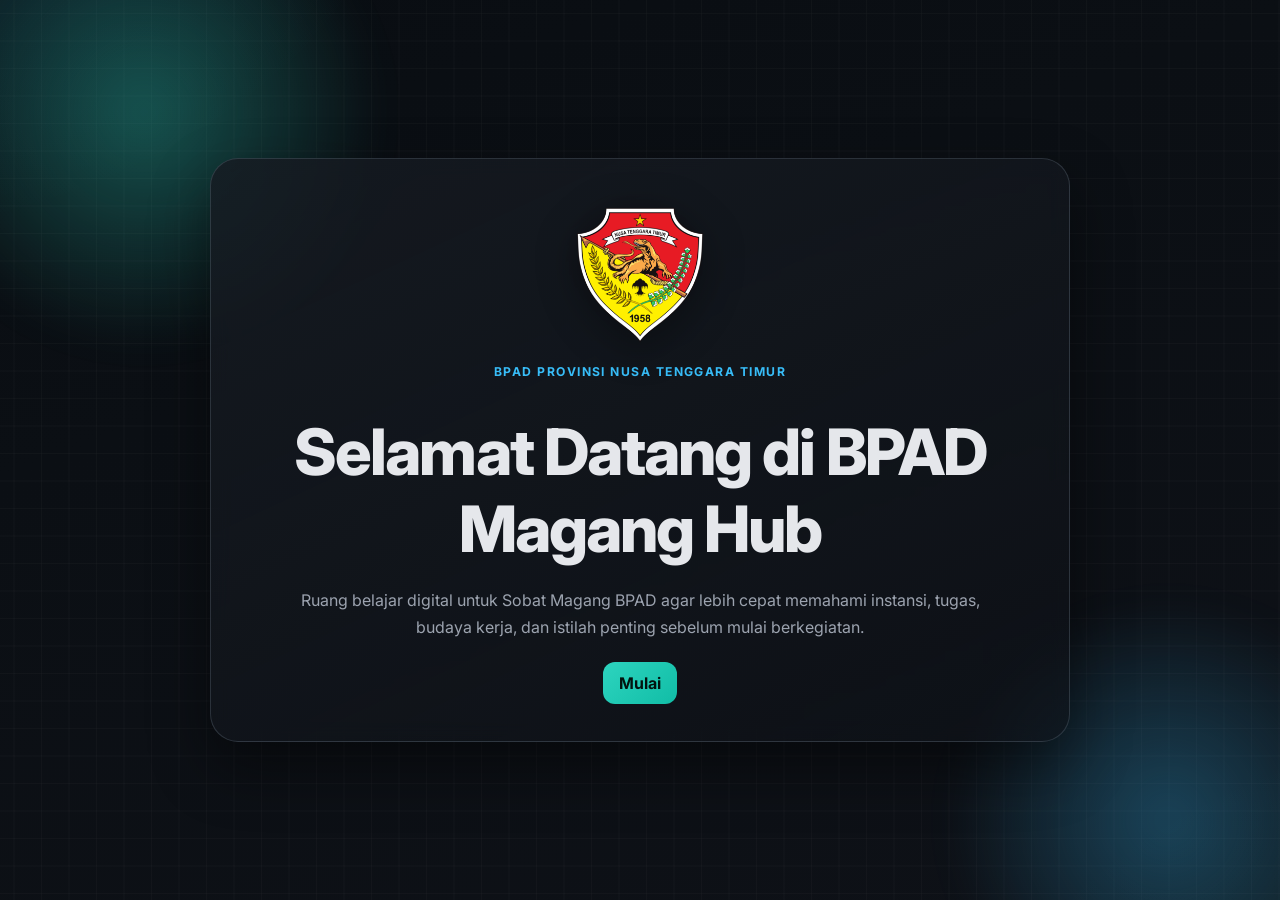
<file: index.html>
<!doctype html>
<html lang="id">
  <head>
    <meta charset="UTF-8" />
    <meta name="viewport" content="width=device-width, initial-scale=1.0" />
    <title>BPAD Magang Hub - Ruang Belajar Digital Sobat Magang BPAD NTT</title>
    <meta name="description" content="BPAD Magang Hub adalah ruang belajar digital untuk peserta magang BPAD Provinsi NTT. Pelajari profil instansi, aturan kerja, dokumen penting, dan istilah kunci sebelum mulai berkegiatan." />
    <meta name="keywords" content="BPAD, magang, NTT, Nusa Tenggara Timur, onboarding magang, Badan Pendapatan Aset Daerah" />
    <meta name="author" content="BPAD Provinsi Nusa Tenggara Timur" />
    <meta name="robots" content="index, follow" />
    <link rel="canonical" href="https://magang.bpadntt.cloud/" />
    <!-- Open Graph -->
    <meta property="og:type" content="website" />
    <meta property="og:url" content="https://magang.bpadntt.cloud/" />
    <meta property="og:title" content="BPAD Magang Hub - Ruang Belajar Digital Sobat Magang BPAD NTT" />
    <meta property="og:description" content="Ruang belajar digital untuk Sobat Magang BPAD agar lebih cepat memahami instansi, tugas, budaya kerja, dan istilah penting sebelum mulai berkegiatan." />
    <meta property="og:image" content="https://magang.bpadntt.cloud/logo.png" />
    <meta property="og:locale" content="id_ID" />
    <meta property="og:site_name" content="BPAD Magang Hub" />
    <!-- Twitter Card -->
    <meta name="twitter:card" content="summary_large_image" />
    <meta name="twitter:title" content="BPAD Magang Hub - Ruang Belajar Digital Sobat Magang BPAD NTT" />
    <meta name="twitter:description" content="Ruang belajar digital untuk Sobat Magang BPAD agar lebih cepat memahami instansi, tugas, budaya kerja, dan istilah penting." />
    <meta name="twitter:image" content="https://magang.bpadntt.cloud/logo.png" />
    <!-- Structured Data -->
    <script type="application/ld+json">
    {
      "@context": "https://schema.org",
      "@type": "WebApplication",
      "name": "BPAD Magang Hub",
      "url": "https://magang.bpadntt.cloud",
      "description": "Ruang belajar digital untuk peserta magang BPAD Provinsi Nusa Tenggara Timur.",
      "applicationCategory": "EducationalApplication",
      "operatingSystem": "Web",
      "inLanguage": "id-ID",
      "provider": {
        "@type": "GovernmentOrganization",
        "name": "BPAD Provinsi Nusa Tenggara Timur",
        "url": "https://bpadntt.cloud"
      }
    }
    </script>
    <link rel="preconnect" href="https://fonts.googleapis.com" />
    <link rel="preconnect" href="https://fonts.gstatic.com" crossorigin />
    <link
      href="https://fonts.googleapis.com/css2?family=Inter:wght@400;500;600;700;800&display=swap"
      rel="stylesheet"
    />
    <link rel="icon" type="image/jpeg" href="./fav.jpg" />
    <link rel="manifest" href="./manifest.json" />
    <meta name="theme-color" content="#0b0f14" />
    <link rel="stylesheet" href="./styles.css" />
  </head>
  <body>
    <a href="#main-content" class="skip-link">Langsung ke konten utama</a>
    <main id="main-content" role="main">
      <section id="welcome-screen" class="screen active">
        <div class="hero-glow"></div>
        <div class="hero-content">
          <img class="brand-logo hero-logo" src="./logo.png" alt="Logo BPAD" />
          <p class="eyebrow">BPAD Provinsi Nusa Tenggara Timur</p>
          <h1>Selamat Datang di BPAD Magang Hub</h1>
          <p>
            Ruang belajar digital untuk Sobat Magang BPAD agar lebih cepat memahami
            instansi, tugas, budaya kerja, dan istilah penting sebelum mulai berkegiatan.
          </p>
          <a id="start-btn" href="./dashboard.html" class="btn btn-primary">Mulai</a>
        </div>
      </section>
    </main>
    <div id="page-loader" class="page-loader" aria-hidden="true">
      <div class="loader-stack">
        <img class="loader-logo" src="./logo.png" alt="Logo Pemprov NTT" />
        <div class="spinner" aria-label="Memuat halaman">
          <span></span>
          <span></span>
          <span></span>
          <span></span>
          <span></span>
          <span></span>
          <span></span>
          <span></span>
        </div>
        <p class="loader-text">Memuat dashboard...</p>
      </div>
    </div>
    <script>
      // Register service worker
      if ('serviceWorker' in navigator) {
        navigator.serviceWorker.register('./sw.js').catch(() => {});
      }

      const startBtn = document.getElementById('start-btn');
      const pageLoader = document.getElementById('page-loader');
      let isNavigating = false;

      if (startBtn && pageLoader) {
        startBtn.addEventListener('click', (event) => {
          if (isNavigating) {
            event.preventDefault();
            return;
          }

          event.preventDefault();
          isNavigating = true;
          pageLoader.classList.add('active');
          document.body.classList.add('loading');

          setTimeout(() => {
            window.location.href = startBtn.href;
          }, 1200);
        });
      }
    </script>
  </body>
</html>
</file>
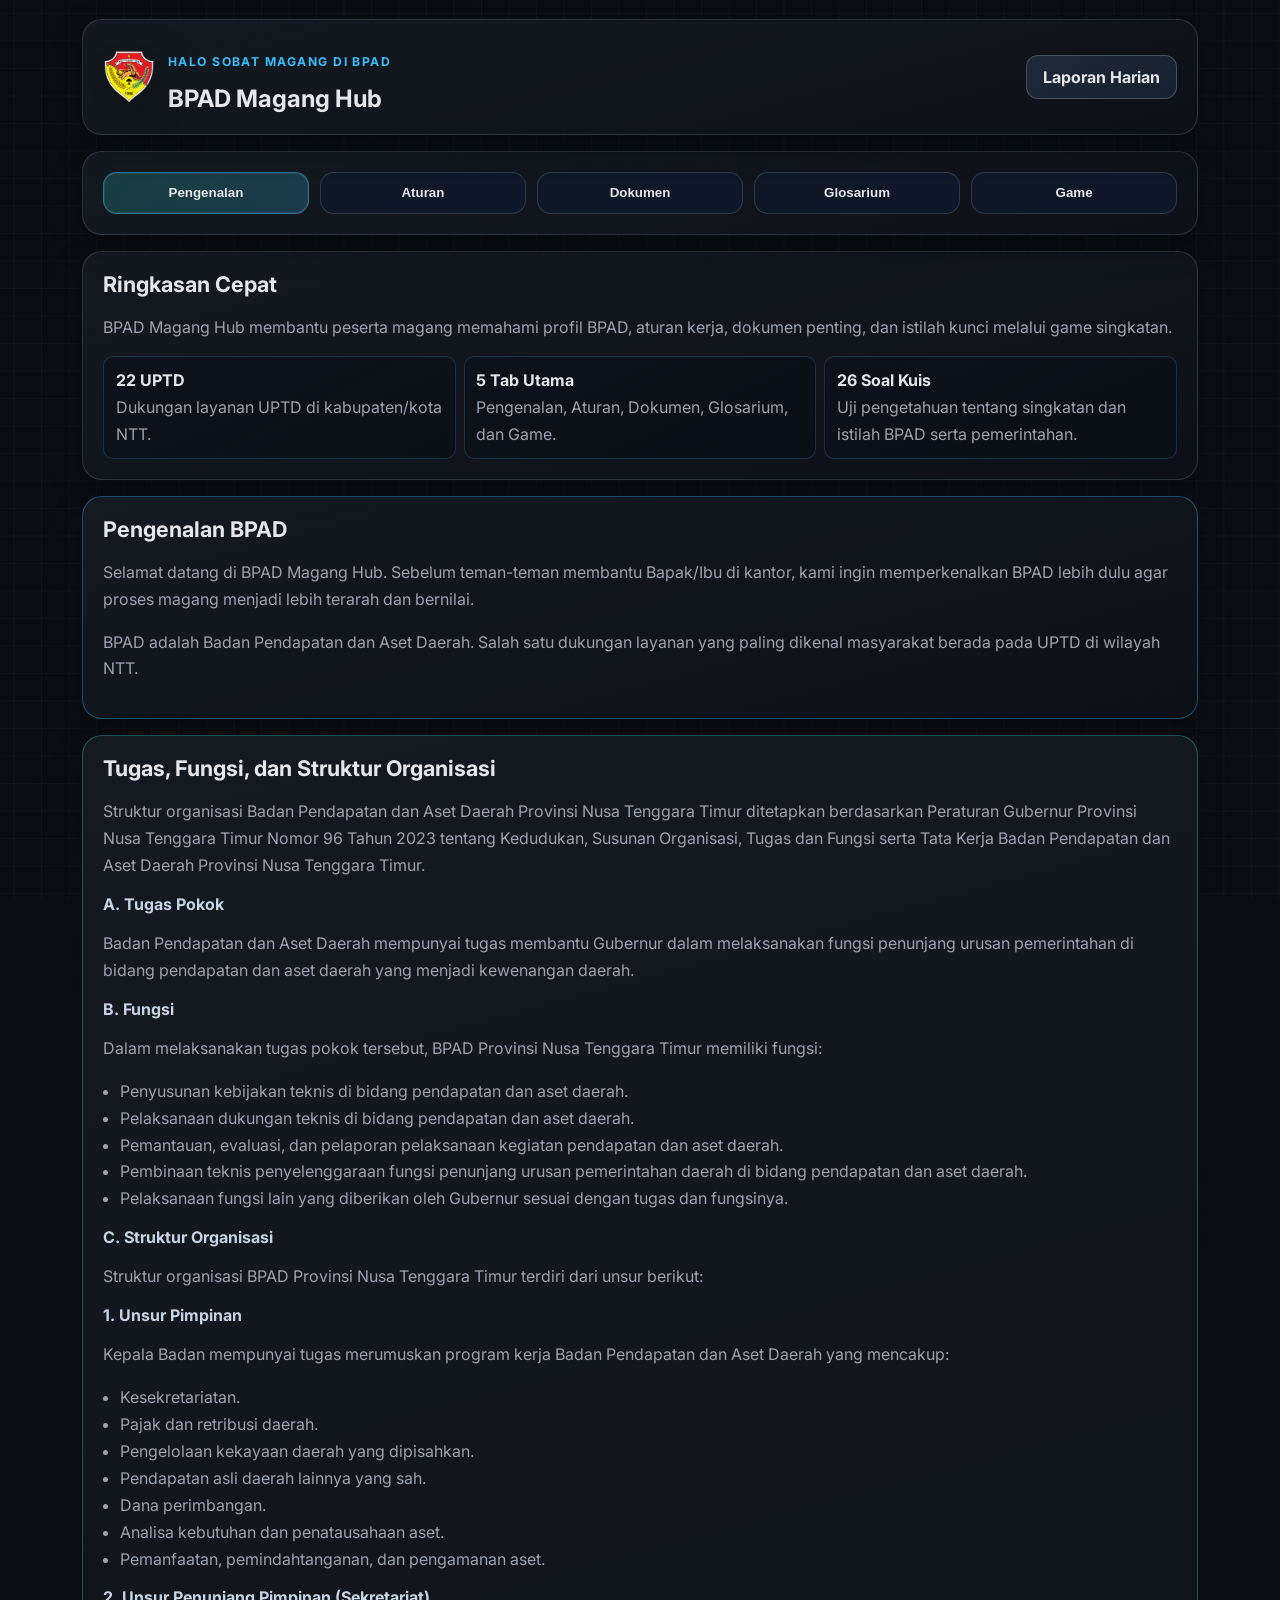
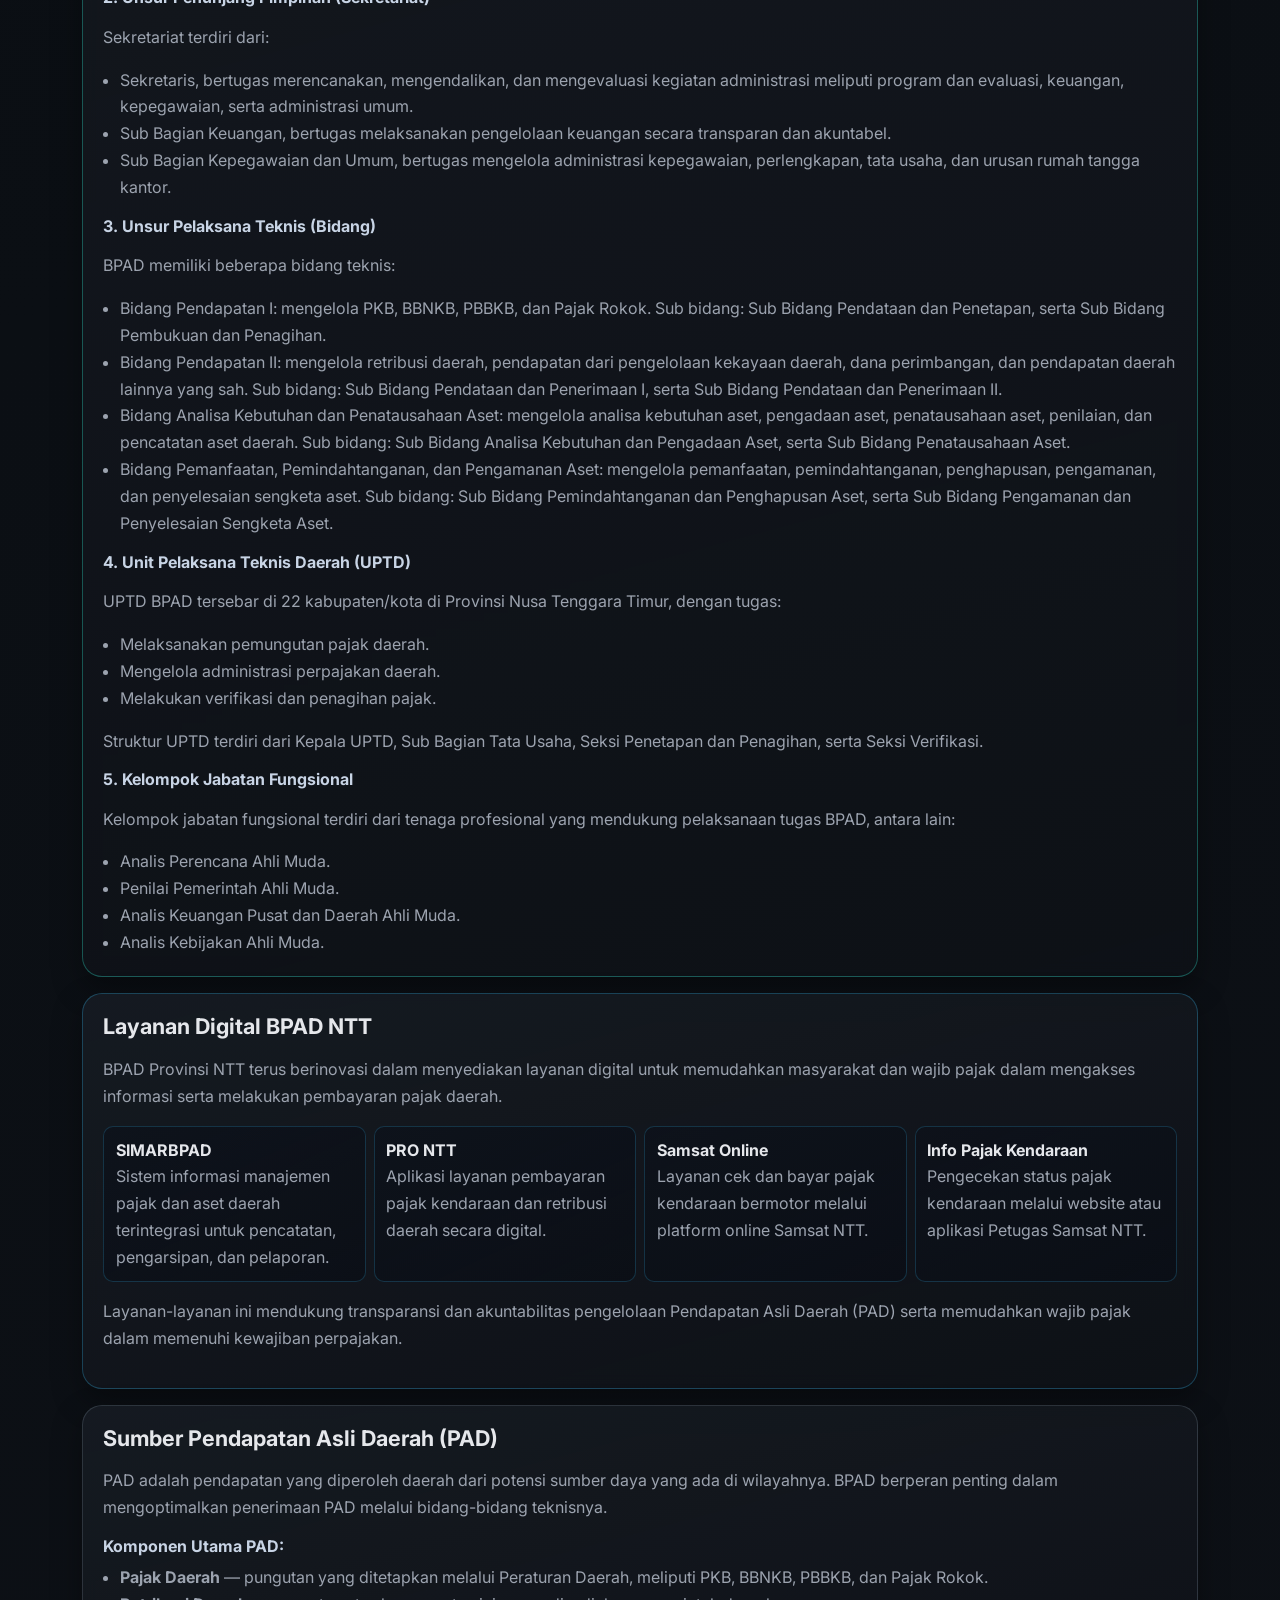
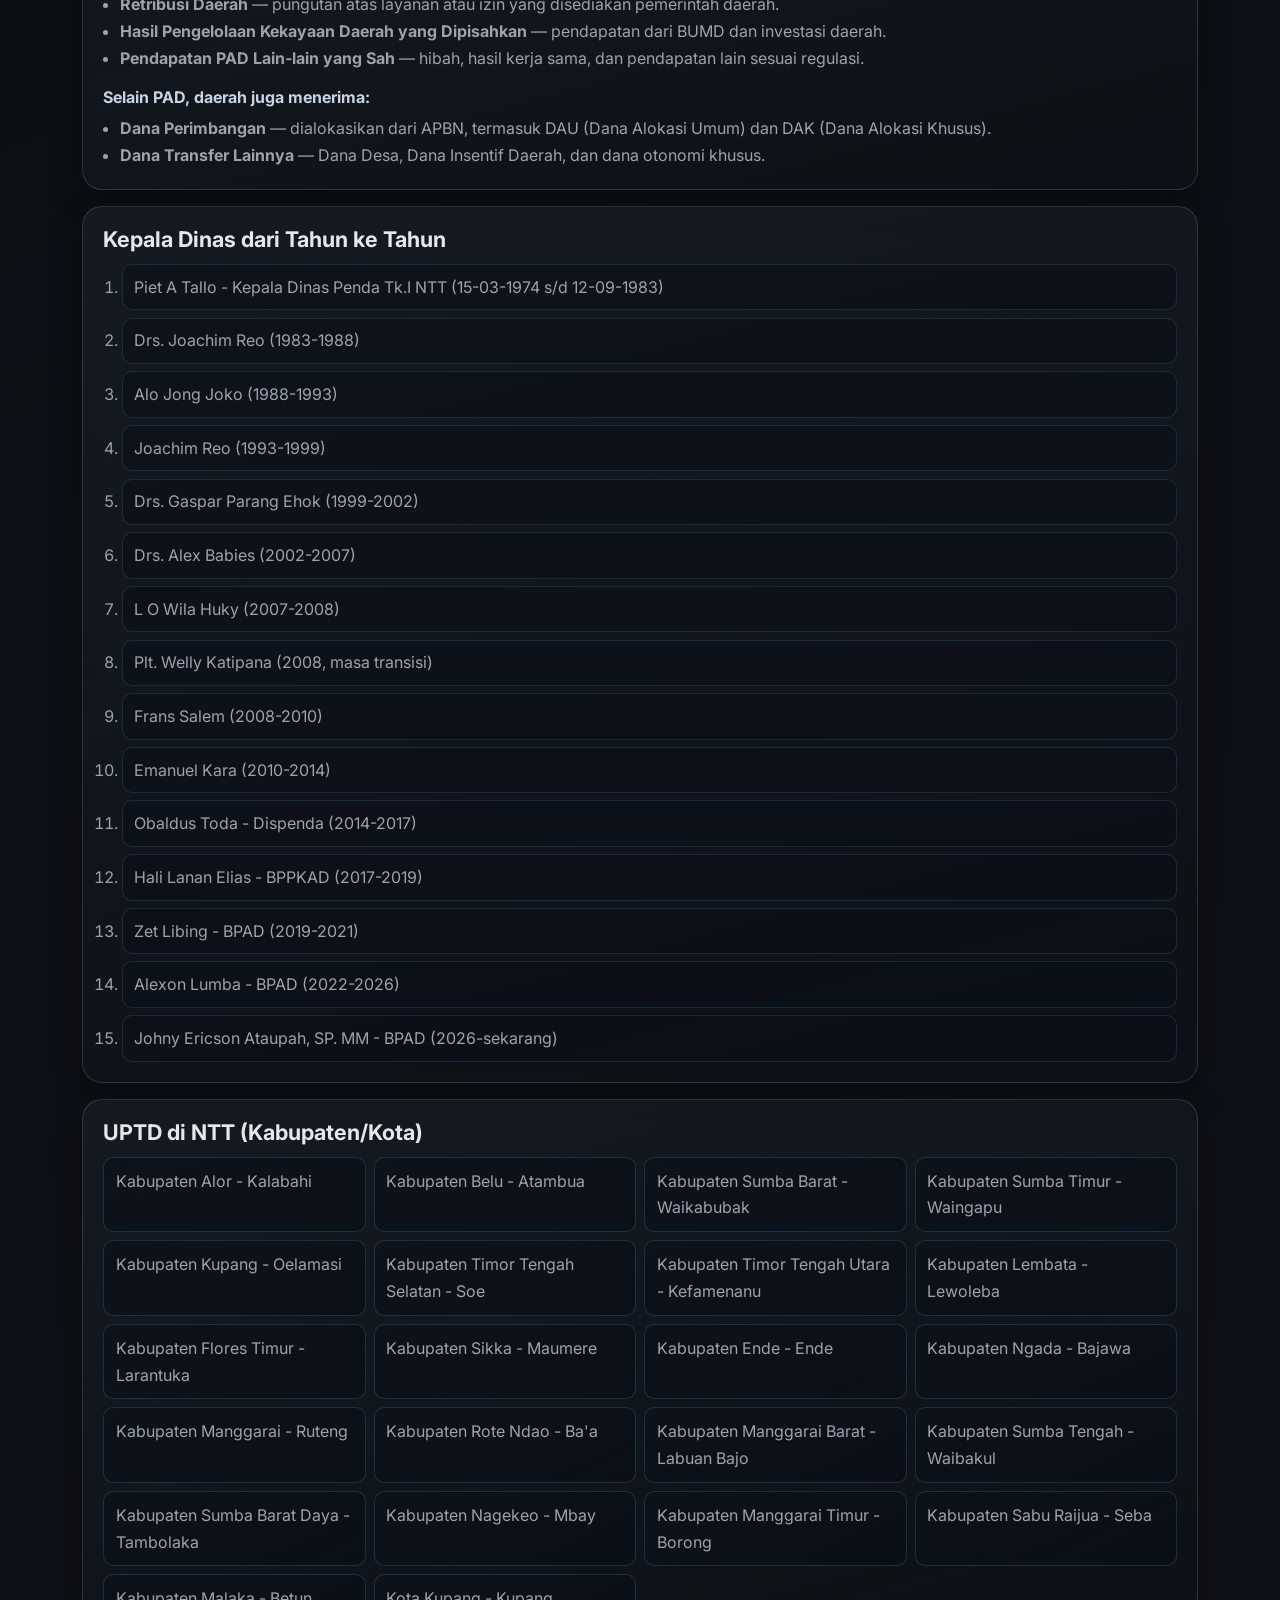
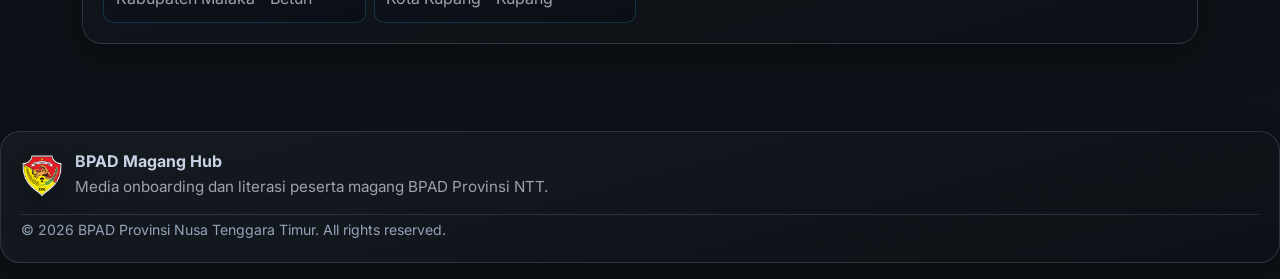
<file: dashboard.html>
<!doctype html>
<html lang="id">
  <head>
    <meta charset="UTF-8" />
    <meta name="viewport" content="width=device-width, initial-scale=1.0" />
    <title>Dashboard - BPAD Magang Hub</title>
    <meta name="description" content="Dashboard BPAD Magang Hub: pengenalan BPAD, aturan magang, dokumen penting, dan game singkatan untuk Sobat Magang BPAD Provinsi NTT." />
    <meta name="robots" content="noindex, nofollow" />
    <link rel="canonical" href="https://magang.bpadntt.cloud/dashboard.html" />
    <link rel="preconnect" href="https://fonts.googleapis.com" />
    <link rel="preconnect" href="https://fonts.gstatic.com" crossorigin />
    <link
      href="https://fonts.googleapis.com/css2?family=Inter:wght@400;500;600;700;800&display=swap"
      rel="stylesheet"
    />
    <link rel="icon" type="image/jpeg" href="./fav.jpg" />
    <link rel="manifest" href="./manifest.json" />
    <meta name="theme-color" content="#0b0f14" />
    <link rel="stylesheet" href="./styles.css" />
  </head>
  <body>
    <a href="#main-content" class="skip-link">Langsung ke konten utama</a>
    <main id="main-content" role="main">
      <section id="dashboard-screen" class="screen active">
        <header class="topbar panel">
          <div class="brand-block">
            <img class="brand-logo top-logo" src="./logo.png" alt="Logo BPAD" />
            <div>
            <p class="eyebrow">Halo Sobat Magang di BPAD</p>
            <h2>BPAD Magang Hub</h2>
            </div>
          </div>
          <a class="btn btn-ghost" target="_blank" rel="noopener noreferrer" href="https://tally.so/r/682JGe" aria-label="Isi Laporan Harian (membuka tab baru)">
            Laporan Harian
          </a>
        </header>

        <nav class="tabs panel" aria-label="Tab Navigasi" role="tablist">
          <button class="tab-btn active" data-tab="pengenalan" role="tab" aria-selected="true" aria-controls="tab-pengenalan">Pengenalan</button>
          <button class="tab-btn" data-tab="aturan" role="tab" aria-selected="false" aria-controls="tab-aturan">Aturan</button>
          <button class="tab-btn" data-tab="dokumen" role="tab" aria-selected="false" aria-controls="tab-dokumen">Dokumen</button>
          <button class="tab-btn" data-tab="glosarium" role="tab" aria-selected="false" aria-controls="tab-glosarium">Glosarium</button>
          <button class="tab-btn" data-tab="game" role="tab" aria-selected="false" aria-controls="tab-game">Game</button>
        </nav>

        <section id="tab-pengenalan" class="tab-panel active" role="tabpanel" aria-labelledby="tab-pengenalan">
          <article class="panel">
            <h3>Ringkasan Cepat</h3>
            <p>
              BPAD Magang Hub membantu peserta magang memahami profil BPAD, aturan kerja,
              dokumen penting, dan istilah kunci melalui game singkatan.
            </p>
            <div class="region-grid">
              <p><strong>22 UPTD</strong><br />Dukungan layanan UPTD di kabupaten/kota NTT.</p>
              <p><strong>5 Tab Utama</strong><br />Pengenalan, Aturan, Dokumen, Glosarium, dan Game.</p>
              <p><strong>26 Soal Kuis</strong><br />Uji pengetahuan tentang singkatan dan istilah BPAD serta pemerintahan.</p>
            </div>
          </article>

          <article class="panel">
            <h3>Pengenalan BPAD</h3>
            <p>
              Selamat datang di BPAD Magang Hub. Sebelum teman-teman membantu Bapak/Ibu
              di kantor, kami ingin memperkenalkan BPAD lebih dulu agar proses magang
              menjadi lebih terarah dan bernilai.
            </p>
            <p>
              BPAD adalah Badan Pendapatan dan Aset Daerah. Salah satu dukungan layanan
              yang paling dikenal masyarakat berada pada UPTD di wilayah NTT.
            </p>
          </article>

          <article class="panel">
            <h3>Tugas, Fungsi, dan Struktur Organisasi</h3>
            <p>
              Struktur organisasi Badan Pendapatan dan Aset Daerah Provinsi Nusa Tenggara Timur
              ditetapkan berdasarkan Peraturan Gubernur Provinsi Nusa Tenggara Timur Nomor 96 Tahun 2023
              tentang Kedudukan, Susunan Organisasi, Tugas dan Fungsi serta Tata Kerja
              Badan Pendapatan dan Aset Daerah Provinsi Nusa Tenggara Timur.
            </p>

            <h4>A. Tugas Pokok</h4>
            <p>
              Badan Pendapatan dan Aset Daerah mempunyai tugas membantu Gubernur dalam melaksanakan
              fungsi penunjang urusan pemerintahan di bidang pendapatan dan aset daerah
              yang menjadi kewenangan daerah.
            </p>

            <h4>B. Fungsi</h4>
            <p>Dalam melaksanakan tugas pokok tersebut, BPAD Provinsi Nusa Tenggara Timur memiliki fungsi:</p>
            <ul>
              <li>Penyusunan kebijakan teknis di bidang pendapatan dan aset daerah.</li>
              <li>Pelaksanaan dukungan teknis di bidang pendapatan dan aset daerah.</li>
              <li>Pemantauan, evaluasi, dan pelaporan pelaksanaan kegiatan pendapatan dan aset daerah.</li>
              <li>
                Pembinaan teknis penyelenggaraan fungsi penunjang urusan pemerintahan daerah
                di bidang pendapatan dan aset daerah.
              </li>
              <li>Pelaksanaan fungsi lain yang diberikan oleh Gubernur sesuai dengan tugas dan fungsinya.</li>
            </ul>

            <h4>C. Struktur Organisasi</h4>
            <p>Struktur organisasi BPAD Provinsi Nusa Tenggara Timur terdiri dari unsur berikut:</p>

            <h4>1. Unsur Pimpinan</h4>
            <p>
              Kepala Badan mempunyai tugas merumuskan program kerja Badan Pendapatan dan Aset Daerah
              yang mencakup:
            </p>
            <ul>
              <li>Kesekretariatan.</li>
              <li>Pajak dan retribusi daerah.</li>
              <li>Pengelolaan kekayaan daerah yang dipisahkan.</li>
              <li>Pendapatan asli daerah lainnya yang sah.</li>
              <li>Dana perimbangan.</li>
              <li>Analisa kebutuhan dan penatausahaan aset.</li>
              <li>Pemanfaatan, pemindahtanganan, dan pengamanan aset.</li>
            </ul>

            <h4>2. Unsur Penunjang Pimpinan (Sekretariat)</h4>
            <p>Sekretariat terdiri dari:</p>
            <ul>
              <li>
                Sekretaris, bertugas merencanakan, mengendalikan, dan mengevaluasi kegiatan administrasi
                meliputi program dan evaluasi, keuangan, kepegawaian, serta administrasi umum.
              </li>
              <li>
                Sub Bagian Keuangan, bertugas melaksanakan pengelolaan keuangan
                secara transparan dan akuntabel.
              </li>
              <li>
                Sub Bagian Kepegawaian dan Umum, bertugas mengelola administrasi kepegawaian,
                perlengkapan, tata usaha, dan urusan rumah tangga kantor.
              </li>
            </ul>

            <h4>3. Unsur Pelaksana Teknis (Bidang)</h4>
            <p>BPAD memiliki beberapa bidang teknis:</p>
            <ul>
              <li>
                Bidang Pendapatan I:
                mengelola PKB, BBNKB, PBBKB, dan Pajak Rokok.
                Sub bidang: Sub Bidang Pendataan dan Penetapan, serta Sub Bidang Pembukuan dan Penagihan.
              </li>
              <li>
                Bidang Pendapatan II:
                mengelola retribusi daerah, pendapatan dari pengelolaan kekayaan daerah,
                dana perimbangan, dan pendapatan daerah lainnya yang sah.
                Sub bidang: Sub Bidang Pendataan dan Penerimaan I, serta Sub Bidang Pendataan dan Penerimaan II.
              </li>
              <li>
                Bidang Analisa Kebutuhan dan Penatausahaan Aset:
                mengelola analisa kebutuhan aset, pengadaan aset, penatausahaan aset,
                penilaian, dan pencatatan aset daerah.
                Sub bidang: Sub Bidang Analisa Kebutuhan dan Pengadaan Aset,
                serta Sub Bidang Penatausahaan Aset.
              </li>
              <li>
                Bidang Pemanfaatan, Pemindahtanganan, dan Pengamanan Aset:
                mengelola pemanfaatan, pemindahtanganan, penghapusan, pengamanan,
                dan penyelesaian sengketa aset.
                Sub bidang: Sub Bidang Pemindahtanganan dan Penghapusan Aset,
                serta Sub Bidang Pengamanan dan Penyelesaian Sengketa Aset.
              </li>
            </ul>

            <h4>4. Unit Pelaksana Teknis Daerah (UPTD)</h4>
            <p>
              UPTD BPAD tersebar di 22 kabupaten/kota di Provinsi Nusa Tenggara Timur, dengan tugas:
            </p>
            <ul>
              <li>Melaksanakan pemungutan pajak daerah.</li>
              <li>Mengelola administrasi perpajakan daerah.</li>
              <li>Melakukan verifikasi dan penagihan pajak.</li>
            </ul>
            <p>Struktur UPTD terdiri dari Kepala UPTD, Sub Bagian Tata Usaha, Seksi Penetapan dan Penagihan, serta Seksi Verifikasi.</p>

            <h4>5. Kelompok Jabatan Fungsional</h4>
            <p>
              Kelompok jabatan fungsional terdiri dari tenaga profesional yang mendukung pelaksanaan
              tugas BPAD, antara lain:
            </p>
            <ul>
              <li>Analis Perencana Ahli Muda.</li>
              <li>Penilai Pemerintah Ahli Muda.</li>
              <li>Analis Keuangan Pusat dan Daerah Ahli Muda.</li>
              <li>Analis Kebijakan Ahli Muda.</li>
            </ul>
          </article>

          <article class="panel">
            <h3>Layanan Digital BPAD NTT</h3>
            <p>
              BPAD Provinsi NTT terus berinovasi dalam menyediakan layanan digital untuk memudahkan masyarakat
              dan wajib pajak dalam mengakses informasi serta melakukan pembayaran pajak daerah.
            </p>
            <div class="region-grid">
              <p><strong>SIMARBPAD</strong><br />Sistem informasi manajemen pajak dan aset daerah terintegrasi untuk pencatatan, pengarsipan, dan pelaporan.</p>
              <p><strong>PRO NTT</strong><br />Aplikasi layanan pembayaran pajak kendaraan dan retribusi daerah secara digital.</p>
              <p><strong>Samsat Online</strong><br />Layanan cek dan bayar pajak kendaraan bermotor melalui platform online Samsat NTT.</p>
              <p><strong>Info Pajak Kendaraan</strong><br />Pengecekan status pajak kendaraan melalui website atau aplikasi Petugas Samsat NTT.</p>
            </div>
            <p>
              Layanan-layanan ini mendukung transparansi dan akuntabilitas pengelolaan Pendapatan Asli Daerah (PAD)
              serta memudahkan wajib pajak dalam memenuhi kewajiban perpajakan.
            </p>
          </article>

          <article class="panel">
            <h3>Sumber Pendapatan Asli Daerah (PAD)</h3>
            <p>
              PAD adalah pendapatan yang diperoleh daerah dari potensi sumber daya yang ada di wilayahnya.
              BPAD berperan penting dalam mengoptimalkan penerimaan PAD melalui bidang-bidang teknisnya.
            </p>
            <h4>Komponen Utama PAD:</h4>
            <ul>
              <li><strong>Pajak Daerah</strong> — pungutan yang ditetapkan melalui Peraturan Daerah, meliputi PKB, BBNKB, PBBKB, dan Pajak Rokok.</li>
              <li><strong>Retribusi Daerah</strong> — pungutan atas layanan atau izin yang disediakan pemerintah daerah.</li>
              <li><strong>Hasil Pengelolaan Kekayaan Daerah yang Dipisahkan</strong> — pendapatan dari BUMD dan investasi daerah.</li>
              <li><strong>Pendapatan PAD Lain-lain yang Sah</strong> — hibah, hasil kerja sama, dan pendapatan lain sesuai regulasi.</li>
            </ul>
            <h4>Selain PAD, daerah juga menerima:</h4>
            <ul>
              <li><strong>Dana Perimbangan</strong> — dialokasikan dari APBN, termasuk DAU (Dana Alokasi Umum) dan DAK (Dana Alokasi Khusus).</li>
              <li><strong>Dana Transfer Lainnya</strong> — Dana Desa, Dana Insentif Daerah, dan dana otonomi khusus.</li>
            </ul>
          </article>

          <article class="panel">
            <h3>Kepala Dinas dari Tahun ke Tahun</h3>
            <ol class="history-list">
              <li>Piet A Tallo - Kepala Dinas Penda Tk.I NTT (15-03-1974 s/d 12-09-1983)</li>
              <li>Drs. Joachim Reo (1983-1988)</li>
              <li>Alo Jong Joko (1988-1993)</li>
              <li>Joachim Reo (1993-1999)</li>
              <li>Drs. Gaspar Parang Ehok (1999-2002)</li>
              <li>Drs. Alex Babies (2002-2007)</li>
              <li>L O Wila Huky (2007-2008)</li>
              <li>Plt. Welly Katipana (2008, masa transisi)</li>
              <li>Frans Salem (2008-2010)</li>
              <li>Emanuel Kara (2010-2014)</li>
              <li>Obaldus Toda - Dispenda (2014-2017)</li>
              <li>Hali Lanan Elias - BPPKAD (2017-2019)</li>
              <li>Zet Libing - BPAD (2019-2021)</li>
              <li>Alexon Lumba - BPAD (2022-2026)</li>
              <li>Johny Ericson Ataupah, SP. MM - BPAD (2026-sekarang)</li>
            </ol>
          </article>

          <article class="panel">
            <h3>UPTD di NTT (Kabupaten/Kota)</h3>
            <div class="region-grid">
              <p>Kabupaten Alor - Kalabahi</p>
              <p>Kabupaten Belu - Atambua</p>
              <p>Kabupaten Sumba Barat - Waikabubak</p>
              <p>Kabupaten Sumba Timur - Waingapu</p>
              <p>Kabupaten Kupang - Oelamasi</p>
              <p>Kabupaten Timor Tengah Selatan - Soe</p>
              <p>Kabupaten Timor Tengah Utara - Kefamenanu</p>
              <p>Kabupaten Lembata - Lewoleba</p>
              <p>Kabupaten Flores Timur - Larantuka</p>
              <p>Kabupaten Sikka - Maumere</p>
              <p>Kabupaten Ende - Ende</p>
              <p>Kabupaten Ngada - Bajawa</p>
              <p>Kabupaten Manggarai - Ruteng</p>
              <p>Kabupaten Rote Ndao - Ba'a</p>
              <p>Kabupaten Manggarai Barat - Labuan Bajo</p>
              <p>Kabupaten Sumba Tengah - Waibakul</p>
              <p>Kabupaten Sumba Barat Daya - Tambolaka</p>
              <p>Kabupaten Nagekeo - Mbay</p>
              <p>Kabupaten Manggarai Timur - Borong</p>
              <p>Kabupaten Sabu Raijua - Seba</p>
              <p>Kabupaten Malaka - Betun</p>
              <p>Kota Kupang - Kupang</p>
            </div>
          </article>
        </section>

        <section id="tab-aturan" class="tab-panel" role="tabpanel" aria-labelledby="tab-aturan">
          <article class="panel">
            <h3>Aturan Magang di BPAD (Panduan Lengkap)</h3>
            <p>
              Aturan ini disusun agar proses magang berjalan tertib, profesional, dan memberikan
              pengalaman belajar yang maksimal. Seluruh peserta magang wajib membaca serta
              menjalankan ketentuan berikut selama masa magang di BPAD.
            </p>

            <h4>Checklist Hari Pertama Magang</h4>
            <div class="progress-card">
              <p id="checklist-progress-text" class="progress-text">Progress checklist: 0/0 selesai</p>
              <div class="progress-bar">
                <div id="checklist-progress-fill" class="progress-fill"></div>
              </div>
            </div>
            <ul id="onboarding-checklist" class="checklist-list"></ul>

            <h4>1. Disiplin Waktu dan Kehadiran</h4>
            <ul>
              <li>Datang sebelum pukul 07.30 dan pulang pukul 16.00.</li>
              <li>Peserta magang wajib melakukan presensi sesuai mekanisme yang berlaku di unit kerja.</li>
              <li>Keterlambatan harus disertai alasan yang jelas dan disampaikan kepada pembimbing.</li>
              <li>Jika berhalangan hadir, wajib izin terlebih dahulu kepada pembimbing dan admin terkait.</li>
            </ul>

            <h4>2. Kerapian dan Penampilan</h4>
            <ul>
              <li>Gunakan pakaian rapi, sopan, dan sesuai kebijakan sekolah/kampus/kepegawaian.</li>
              <li>Penampilan harus mencerminkan etika kerja instansi pemerintahan.</li>
              <li>Gunakan atribut identitas magang jika diminta oleh unit kerja.</li>
            </ul>

            <h4>3. Etika Perilaku di Kantor</h4>
            <ul>
              <li>Jaga ketenangan saat jam kerja, hindari berisik di ruang kantor.</li>
              <li>Hormati seluruh pegawai, tamu, dan sesama peserta magang.</li>
              <li>Gunakan bahasa yang santun dan profesional dalam komunikasi lisan maupun tulisan.</li>
              <li>Dilarang merokok di area yang tidak diperbolehkan dan dilarang membuat keributan.</li>
            </ul>

            <h4>4. Koordinasi Tugas dan Tanggung Jawab</h4>
            <ul>
              <li>Aktif berkoordinasi dengan pembimbing terkait tugas harian.</li>
              <li>Kerjakan tugas sesuai arahan, standar kerja, dan tenggat waktu yang diberikan.</li>
              <li>Apabila belum memahami tugas, segera bertanya dan meminta arahan sebelum bekerja.</li>
              <li>Jaga kualitas hasil kerja agar magang memberi nilai tambah bagi unit kerja.</li>
            </ul>

            <h4>5. Administrasi dan Pelaporan Magang</h4>
            <ul>
              <li>Isi laporan harian secara konsisten melalui tautan yang telah disediakan.</li>
              <li>Catat kegiatan utama, hasil pekerjaan, dan pembelajaran yang diperoleh setiap hari.</li>
              <li>Simpan bukti kerja atau dokumentasi yang diperlukan untuk laporan akhir magang.</li>
              <li>Patuhi format pelaporan dari sekolah/kampus dan ketentuan pembimbing kantor.</li>
            </ul>

            <h4>6. Penggunaan Fasilitas dan Keamanan Data</h4>
            <ul>
              <li>Gunakan fasilitas kantor secara bijak, aman, dan sesuai kebutuhan kerja.</li>
              <li>Jaga kerahasiaan data dan dokumen internal yang tidak bersifat publik.</li>
              <li>Dilarang menyebarkan informasi internal instansi tanpa izin pihak berwenang.</li>
              <li>Gunakan perangkat dan jaringan kantor sesuai kebijakan keamanan informasi.</li>
            </ul>

            <h4>7. Larangan Selama Magang</h4>
            <ul>
              <li>Dilarang meninggalkan kantor pada jam kerja tanpa izin pembimbing.</li>
              <li>Dilarang menggunakan bahasa/gestur yang tidak sopan kepada pegawai atau masyarakat.</li>
              <li>Dilarang menunda pekerjaan yang sudah menjadi tanggung jawab harian.</li>
              <li>Dilarang mempublikasikan aktivitas internal kantor ke media sosial tanpa izin.</li>
            </ul>

            <h4>8. Sikap Profesional yang Diharapkan</h4>
            <ul>
              <li>Jujur, disiplin, bertanggung jawab, dan terbuka terhadap masukan.</li>
              <li>Menjaga kerja sama tim dan mampu beradaptasi dengan budaya kerja kantor.</li>
              <li>Berinisiatif membantu pekerjaan yang relevan ketika tidak ada tugas langsung.</li>
              <li>Menjadikan masa magang sebagai proses belajar aktif, bukan sekadar memenuhi kewajiban.</li>
            </ul>
          </article>

          <article class="panel">
            <h3>FAQ Magang BPAD</h3>
            <div class="faq-list">
              <details>
                <summary>Jika terlambat atau berhalangan hadir, harus ke siapa?</summary>
                <p>Segera informasikan ke pembimbing di unit kerja dan admin terkait secepat mungkin.</p>
              </details>
              <details>
                <summary>Dokumen apa yang wajib dibaca di awal magang?</summary>
                <p>Minimal baca RENSTRA, RPJMD, dan LKIP agar memahami arah kerja serta kinerja instansi.</p>
              </details>
              <details>
                <summary>Apakah peserta magang boleh langsung mengerjakan tugas kantor?</summary>
                <p>Boleh, setelah mendapat arahan pembimbing. Jika belum paham tugas, wajib bertanya terlebih dahulu.</p>
              </details>
              <details>
                <summary>Bagaimana cara membuat laporan harian yang baik?</summary>
                <p>Tulis kegiatan utama, hasil kerja, dan pembelajaran harian secara ringkas, jelas, dan konsisten.</p>
              </details>
              <details>
                <summary>Apa yang dilakukan jika sedang tidak ada tugas?</summary>
                <p>Lanjutkan membaca dokumen, mengulang materi onboarding, atau minta arahan tambahan ke pembimbing.</p>
              </details>
              <details>
                <summary>Bagaimana cara membangun jejaring (networking) saat magang?</summary>
                <p>Perkenalkan diri dengan sopan, tunjukkan antusiasme, dan jalin komunikasi dengan pegawai di berbagai unit kerja.</p>
              </details>
              <details>
                <summary>Apa perbedaan OPD dan UPTD?</summary>
                <p>OPD (Organisasi Perangkat Daerah) adalah lembaga pemerintah daerah secara keseluruhan. UPTD (Unit Pelaksana Teknis Daerah) adalah unit pelaksana teknis di bawah OPD yang tersebar di kabupaten/kota.</p>
              </details>
              <details>
                <summary>Apa itu SOTK dan mengapa penting?</summary>
                <p>SOTK (Susunan Organisasi dan Tata Kerja) adalah pedoman dasar pembentukan organisasi pemerintahan. Dokumen ini menjelaskan struktur, tugas, dan fungsi setiap unit kerja.</p>
              </details>
            </div>
          </article>

          <article class="panel">
            <h3>Tips Sukses Magang di Instansi Pemerintah</h3>
            <p>Berikut tips praktis agar masa magang kamu di BPAD memberikan pengalaman maksimal:</p>

            <h4>1. Bangun Kesan Positif dari Hari Pertama</h4>
            <ul>
              <li>Datang lebih awal, berpakaian rapi, dan siapkan diri dengan informasi dasar tentang instansi.</li>
              <li>Perkenalkan diri dengan sopan kepada pegawai di unit kerja dan tunjukkan sikap antusias.</li>
            </ul>

            <h4>2. Jadilah Proaktif, Bukan Pasif</h4>
            <ul>
              <li>Jangan hanya menunggu arahan — tanyakan apa yang bisa kamu bantu.</li>
              <li>Catat setiap tugas dan pelajari cara mengerjakannya dengan baik.</li>
              <li>Jika selesai lebih cepat, minta tugas tambahan atau pelajari dokumen terkait.</li>
            </ul>

            <h4>3. Kuasai Komunikasi Profesional</h4>
            <ul>
              <li>Gunakan bahasa formal saat berkomunikasi dengan atasan dan pegawai.</li>
              <li>Sampaikan laporan secara tertulis dan terstruktur.</li>
              <li>Berani bertanya jika belum paham, tapi usahakan mencari jawaban sendiri terlebih dahulu.</li>
            </ul>

            <h4>4. Bangun Jejaring Profesional</h4>
            <ul>
              <li>Kenali pegawai dari berbagai unit kerja, bukan hanya di unit kamu.</li>
              <li>Jalin relasi baik yang bisa menjadi referensi di masa depan.</li>
              <li>Ikuti kegiatan kantor seperti rapat, apel pagi, atau acara internal.</li>
            </ul>

            <h4>5. Dokumentasikan Pengalaman</h4>
            <ul>
              <li>Catat hal baru setiap hari: istilah, proses kerja, dan pelajaran yang didapat.</li>
              <li>Simpan dokumentasi kerja untuk bahan laporan akhir magang.</li>
              <li>Minta umpan balik dari pembimbing sebelum masa magang berakhir.</li>
            </ul>
          </article>
        </section>

        <section id="tab-dokumen" class="tab-panel" role="tabpanel" aria-labelledby="tab-dokumen">
          <article class="panel docs-panel">
            <div class="section-head">
              <div>
                <h3>Daftar Dokumen</h3>
                <p>Baca dokumen regulasi, laporan, dan referensi pendukung magang (mode baca saja).</p>
              </div>
            </div>
            <div class="progress-card doc-progress-card">
              <p id="doc-progress-text" class="progress-text">Progress baca dokumen: 0/0 selesai</p>
              <div class="progress-bar">
                <div id="doc-progress-fill" class="progress-fill"></div>
              </div>
            </div>
            <div id="doc-grid" class="doc-grid"></div>
          </article>
        </section>

        <section id="tab-glosarium" class="tab-panel" role="tabpanel" aria-labelledby="tab-glosarium">
          <article class="panel">
            <h3>Glosarium Istilah Pemerintahan & BPAD</h3>
            <p>Kamus singkat istilah dan singkatan yang sering digunakan di lingkungan BPAD dan instansi pemerintah daerah.</p>

            <h4>Istilah Pajak & Kendaraan</h4>
            <div class="glossary-grid">
              <div class="glossary-item"><strong>PKB</strong><p>Pajak Kendaraan Bermotor — pajak tahunan yang wajib dibayar pemilik kendaraan.</p></div>
              <div class="glossary-item"><strong>BBNKB</strong><p>Bea Balik Nama Kendaraan Bermotor — pungutan saat terjadi perubahan kepemilikan kendaraan.</p></div>
              <div class="glossary-item"><strong>PBBKB</strong><p>Pajak Bahan Bakar Kendaraan Bermotor — pajak atas bahan bakar yang digunakan kendaraan.</p></div>
              <div class="glossary-item"><strong>STNK</strong><p>Surat Tanda Nomor Kendaraan — dokumen resmi identitas dan registrasi kendaraan.</p></div>
              <div class="glossary-item"><strong>BPKB</strong><p>Buku Pemilik Kendaraan Bermotor — bukti sah kepemilikan kendaraan yang diterbitkan Polri.</p></div>
              <div class="glossary-item"><strong>SAMSAT</strong><p>Sistem Administrasi Manunggal Satu Atap — layanan terpadu pendaftaran dan pembayaran pajak kendaraan.</p></div>
              <div class="glossary-item"><strong>Pajak Rokok</strong><p>Pungutan atas rokok yang dipungut pemerintah provinsi sebagai bagian dari PAD.</p></div>
            </div>

            <h4>Istilah Keuangan Daerah</h4>
            <div class="glossary-grid">
              <div class="glossary-item"><strong>PAD</strong><p>Pendapatan Asli Daerah — pendapatan yang diperoleh daerah dari potensi sumber dayanya sendiri.</p></div>
              <div class="glossary-item"><strong>APBD</strong><p>Anggaran Pendapatan dan Belanja Daerah — rencana keuangan tahunan pemerintah daerah.</p></div>
              <div class="glossary-item"><strong>DAU</strong><p>Dana Alokasi Umum — dana dari APBN untuk mendanai kebutuhan daerah secara merata.</p></div>
              <div class="glossary-item"><strong>DAK</strong><p>Dana Alokasi Khusus — dana dari APBN untuk mendanai kebutuhan khusus daerah tertentu.</p></div>
              <div class="glossary-item"><strong>Retribusi Daerah</strong><p>Pungutan atas layanan atau izin yang disediakan pemerintah daerah kepada masyarakat.</p></div>
              <div class="glossary-item"><strong>BUMD</strong><p>Badan Usaha Milik Daerah — perusahaan yang dimiliki oleh pemerintah daerah.</p></div>
            </div>

            <h4>Istilah Kepegawaian & Organisasi</h4>
            <div class="glossary-grid">
              <div class="glossary-item"><strong>ASN</strong><p>Aparatur Sipil Negara — profesi bagi pegawai negeri sipil dan pegawai pemerintah dengan perjanjian kerja.</p></div>
              <div class="glossary-item"><strong>PNS</strong><p>Pegawai Negeri Sipil — pegawai yang diangkat oleh pejabat pembina kepegawaian.</p></div>
              <div class="glossary-item"><strong>CPNS</strong><p>Calon Pegawai Negeri Sipil — status sebelum diangkat menjadi PNS tetap.</p></div>
              <div class="glossary-item"><strong>PPPK</strong><p>Pegawai Pemerintah dengan Perjanjian Kerja — pegawai ASN yang diangkat berdasarkan perjanjian kerja.</p></div>
              <div class="glossary-item"><strong>OPD</strong><p>Organisasi Perangkat Daerah — lembaga/organ yang membantu kepala daerah dalam penyelenggaraan pemerintahan.</p></div>
              <div class="glossary-item"><strong>SKPD</strong><p>Satuan Kerja Perangkat Daerah — unit organisasi dalam OPD yang melaksanakan urusan pemerintahan.</p></div>
              <div class="glossary-item"><strong>UPTD</strong><p>Unit Pelaksana Teknis Daerah — unit pelaksana teknis yang tersebar di kabupaten/kota.</p></div>
              <div class="glossary-item"><strong>SOTK</strong><p>Susunan Organisasi dan Tata Kerja — pedoman pembentukan struktur organisasi pemerintahan.</p></div>
              <div class="glossary-item"><strong>NIP</strong><p>Nomor Induk Pegawai — nomor identitas unik untuk setiap pegawai ASN.</p></div>
              <div class="glossary-item"><strong>SK</strong><p>Surat Keputusan — dokumen resmi yang menetapkan keputusan pejabat berwenang.</p></div>
            </div>

            <h4>Istilah Dokumen & Perencanaan</h4>
            <div class="glossary-grid">
              <div class="glossary-item"><strong>RENSTRA</strong><p>Rencana Strategis — dokumen perencanaan jangka menengah (5 tahunan) suatu instansi.</p></div>
              <div class="glossary-item"><strong>RPJMD</strong><p>Rencana Pembangunan Jangka Menengah Daerah — dokumen perencanaan daerah 5 tahunan.</p></div>
              <div class="glossary-item"><strong>LKIP</strong><p>Laporan Kinerja Instansi Pemerintah — laporan pencapaian kinerja instansi selama periode tertentu.</p></div>
              <div class="glossary-item"><strong>SKP</strong><p>Sasaran Kinerja Pegawai — target kinerja yang harus dicapai setiap pegawai dalam setahun.</p></div>
              <div class="glossary-item"><strong>IKU</strong><p>Indikator Kinerja Utama — ukuran keberhasilan pencapaian tujuan organisasi.</p></div>
            </div>
          </article>
        </section>

        <section id="tab-game" class="tab-panel" role="tabpanel" aria-labelledby="tab-game">
          <article class="panel game-panel">
            <h3>Game Singkatan BPAD</h3>
            <p>
              Uji pengetahuan kamu tentang singkatan dan istilah seputar BPAD, pajak daerah, kepegawaian,
              dan pemerintahan daerah. Total 26 pertanyaan!
            </p>
            <div id="quiz-box" class="quiz-box">
              <p id="quiz-progress" class="quiz-progress"></p>
              <h4 id="quiz-question"></h4>
              <div id="quiz-options" class="quiz-options"></div>
              <p id="quiz-feedback" class="quiz-feedback"></p>
              <div class="quiz-actions">
                <button id="quiz-next" class="btn btn-primary" disabled>Lanjut</button>
                <button id="quiz-reset" class="btn btn-ghost">Ulangi</button>
              </div>
              <p id="quiz-score" class="quiz-score"></p>
            </div>
          </article>
        </section>

      </section>

      <footer class="site-footer panel">
        <div class="footer-brand">
          <img class="brand-logo footer-logo" src="./logo.png" alt="Logo BPAD" />
          <div>
            <h4>BPAD Magang Hub</h4>
            <p>Media onboarding dan literasi peserta magang BPAD Provinsi NTT.</p>
          </div>
        </div>
        <p class="footer-copy">© 2026 BPAD Provinsi Nusa Tenggara Timur. All rights reserved.</p>
      </footer>
    </main>

    <template id="doc-card-template">
      <article class="doc-card">
        <h4 class="doc-title"></h4>
        <p class="doc-desc"></p>
        <label class="doc-read-toggle">
          <input type="checkbox" class="doc-read-checkbox" />
          <span>Sudah dibaca</span>
        </label>
        <div class="doc-actions">
          <a class="btn btn-ghost doc-link" target="_blank" rel="noopener noreferrer">Buka Dokumen</a>
        </div>
      </article>
    </template>

    <script>
      // Register service worker
      if ('serviceWorker' in navigator) {
        navigator.serviceWorker.register('./sw.js').catch(() => {});
      }
    </script>
    <script src="./app.js"></script>
  </body>
</html>
</file>
<file: styles.css>
:root {
  --bg-0: #0b0f14;
  --bg-1: #0e1117;
  --panel: #161b22;
  --panel-soft: #1b2230;
  --line: rgba(148, 163, 184, 0.22);
  --line-strong: rgba(56, 189, 248, 0.45);
  --primary: #2dd4bf;
  --secondary: #38bdf8;
  --text: #e5e7eb;
  --muted: #9ca3af;
  --ok: #22c55e;
  --warn: #ef4444;
  --radius-lg: 20px;
  --radius-md: 14px;
  --shadow-lg: 0 25px 60px rgba(0, 0, 0, 0.45);
  --shadow-md: 0 12px 30px rgba(0, 0, 0, 0.34);
}

* {
  box-sizing: border-box;
}

/* Accessibility: Skip link */
.skip-link {
  position: absolute;
  top: -100%;
  left: 1rem;
  z-index: 99999;
  padding: 0.75rem 1.25rem;
  background: var(--primary);
  color: #03130f;
  font-weight: 700;
  border-radius: 0 0 8px 8px;
  text-decoration: none;
  transition: top 0.2s ease;
}

.skip-link:focus {
  top: 0;
}

/* Focus styles for keyboard navigation */
:focus-visible {
  outline: 2px solid var(--primary);
  outline-offset: 2px;
}

html,
body {
  margin: 0;
  min-height: 100%;
  font-family: Inter, system-ui, -apple-system, Segoe UI, sans-serif;
  color: var(--text);
  background:
    radial-gradient(1200px 900px at -15% -25%, rgba(56, 189, 248, 0.13), transparent 52%),
    radial-gradient(1200px 900px at 120% 130%, rgba(45, 212, 191, 0.11), transparent 50%),
    linear-gradient(160deg, #090d12 0%, var(--bg-0) 35%, var(--bg-1) 100%);
}

body::before {
  content: "";
  position: fixed;
  inset: 0;
  pointer-events: none;
  --color: rgba(114, 114, 114, 0.3);
  background-image:
    linear-gradient(
      0deg,
      transparent 24%,
      var(--color) 25%,
      var(--color) 26%,
      transparent 27%,
      transparent 74%,
      var(--color) 75%,
      var(--color) 76%,
      transparent 77%,
      transparent
    ),
    linear-gradient(
      90deg,
      transparent 24%,
      var(--color) 25%,
      var(--color) 26%,
      transparent 27%,
      transparent 74%,
      var(--color) 75%,
      var(--color) 76%,
      transparent 77%,
      transparent
    );
  background-size: 55px 55px;
  opacity: 0.22;
}

main {
  min-height: 100dvh;
}

h1,
h2,
h3,
h4 {
  margin: 0;
  line-height: 1.2;
}

h1 {
  font-weight: 800;
}

h2,
h3,
h4 {
  font-weight: 700;
}

p,
li {
  color: var(--muted);
  line-height: 1.68;
}

ul,
ol {
  margin: 0;
  padding-left: 1.05rem;
}

.screen {
  display: none;
  padding: 2rem;
}

.screen.active {
  display: block;
}

#welcome-screen {
  min-height: 100dvh;
  display: grid;
  place-items: center;
  position: relative;
  overflow: hidden;
}

#welcome-screen::before,
#welcome-screen::after {
  content: "";
  position: absolute;
  border-radius: 999px;
  filter: blur(18px);
}

#welcome-screen::before {
  width: 34rem;
  height: 34rem;
  background: radial-gradient(circle, rgba(45, 212, 191, 0.35), transparent 62%);
  top: -10rem;
  left: -8rem;
  animation: drift 10s ease-in-out infinite;
}

#welcome-screen::after {
  width: 30rem;
  height: 30rem;
  background: radial-gradient(circle, rgba(56, 189, 248, 0.3), transparent 65%);
  right: -8rem;
  bottom: -10rem;
  animation: drift 12s ease-in-out infinite reverse;
}

.hero-glow {
  display: none;
}

.hero-content {
  position: relative;
  z-index: 1;
  max-width: 860px;
  text-align: center;
  background: linear-gradient(155deg, rgba(22, 27, 34, 0.85), rgba(14, 17, 23, 0.6));
  border: 1px solid var(--line);
  border-radius: 28px;
  box-shadow: var(--shadow-lg);
  padding: clamp(1.5rem, 4vw, 3rem);
  backdrop-filter: blur(10px);
  animation: rise 0.6s ease;
}

.hero-content h1 {
  margin-top: 0.7rem;
  font-size: clamp(2rem, 5vw, 4.4rem);
  letter-spacing: -0.03em;
}

.hero-content p {
  max-width: 700px;
  margin: 1.2rem auto 2rem;
}

.brand-logo {
  display: block;
  object-fit: contain;
  filter: drop-shadow(0 8px 20px rgba(0, 0, 0, 0.4));
}

.hero-logo {
  width: clamp(84px, 11vw, 128px);
  margin: 0 auto 0.8rem;
}

.eyebrow {
  letter-spacing: 0.12em;
  text-transform: uppercase;
  color: var(--secondary);
  font-size: 0.76rem;
  font-weight: 700;
}

#dashboard-screen {
  max-width: 1180px;
  margin: 0 auto;
  padding-top: 1.2rem;
  padding-bottom: 3rem;
}

.topbar {
  display: flex;
  justify-content: space-between;
  align-items: center;
  gap: 1rem;
  position: sticky;
  top: 0.8rem;
  z-index: 10;
}

.brand-block {
  display: flex;
  align-items: center;
  gap: 0.8rem;
}

.top-logo {
  width: 52px;
  height: 52px;
}

.panel {
  background: linear-gradient(165deg, rgba(22, 27, 34, 0.94), rgba(14, 17, 23, 0.86));
  border: 1px solid var(--line);
  border-radius: var(--radius-lg);
  box-shadow: var(--shadow-md);
  padding: 1.25rem;
  margin-bottom: 1rem;
  backdrop-filter: blur(8px);
}

.tabs {
  display: grid;
  grid-template-columns: repeat(5, minmax(0, 1fr));
  gap: 0.7rem;
  margin-bottom: 1rem;
  position: sticky;
  top: 6.6rem;
  z-index: 9;
}

.tab-btn {
  background: linear-gradient(150deg, #101826, #0f172a);
  border: 1px solid rgba(71, 85, 105, 0.55);
  color: var(--text);
  border-radius: 14px;
  padding: 0.78rem 0.8rem;
  font-weight: 700;
  cursor: pointer;
  transition: 0.25s ease;
}

.tab-btn:hover {
  transform: translateY(-1px);
  border-color: rgba(45, 212, 191, 0.5);
}

.tab-btn.active {
  background: linear-gradient(140deg, rgba(45, 212, 191, 0.2), rgba(56, 189, 248, 0.22));
  border-color: var(--line-strong);
  box-shadow: inset 0 0 0 1px rgba(229, 231, 235, 0.08);
}

.tab-panel {
  display: none;
  animation: fadeSlide 0.32s ease;
}

.tab-panel.active {
  display: block;
}

.panel h3 {
  font-size: clamp(1.1rem, 2vw, 1.35rem);
  margin-bottom: 0.7rem;
}

.panel h4 {
  margin-top: 1rem;
  margin-bottom: 0.5rem;
  color: #c8d4e5;
  font-size: 1rem;
}

.checklist-list li {
  margin-bottom: 0.4rem;
}

.progress-card {
  margin: 0.6rem 0 0.9rem;
  padding: 0.8rem;
  border: 1px solid rgba(56, 189, 248, 0.22);
  border-radius: 12px;
  background: rgba(10, 15, 23, 0.58);
}

.progress-text {
  margin: 0 0 0.55rem;
  color: #c6e5ff;
  font-weight: 600;
}

.progress-bar {
  width: 100%;
  height: 10px;
  border-radius: 999px;
  overflow: hidden;
  background: rgba(71, 85, 105, 0.36);
}

.progress-fill {
  width: 0;
  height: 100%;
  border-radius: inherit;
  background: linear-gradient(90deg, #2dd4bf, #38bdf8);
  transition: width 0.25s ease;
}

.checklist-list {
  list-style: none;
  padding-left: 0;
  display: grid;
  gap: 0.55rem;
}

.checklist-item {
  margin: 0;
}

.checklist-toggle {
  display: flex;
  align-items: flex-start;
  gap: 0.55rem;
  padding: 0.65rem 0.7rem;
  border: 1px solid rgba(56, 189, 248, 0.2);
  border-radius: 10px;
  background: rgba(13, 18, 27, 0.72);
  color: var(--text);
}

.checklist-toggle input {
  margin-top: 0.18rem;
  width: 16px;
  height: 16px;
  accent-color: #2dd4bf;
}

.faq-list {
  display: grid;
  gap: 0.65rem;
}

.faq-list details {
  border: 1px solid rgba(56, 189, 248, 0.2);
  border-radius: 10px;
  background: rgba(11, 16, 24, 0.58);
  padding: 0.7rem 0.8rem;
}

.faq-list summary {
  cursor: pointer;
  color: var(--text);
  font-weight: 600;
}

.faq-list details p {
  margin: 0.55rem 0 0;
}

#tab-pengenalan .panel:nth-child(2) {
  border-color: rgba(56, 189, 248, 0.35);
}

#tab-pengenalan .panel:nth-child(3) {
  border-color: rgba(45, 212, 191, 0.35);
}

#tab-pengenalan .panel:nth-child(4) {
  border-color: rgba(56, 189, 248, 0.28);
}

.history-list {
  display: grid;
  gap: 0.45rem;
  padding-left: 1.2rem;
}

.history-list li {
  padding: 0.55rem 0.68rem;
  border: 1px solid rgba(56, 189, 248, 0.16);
  border-radius: 10px;
  background: rgba(11, 16, 24, 0.55);
}

.region-grid {
  display: grid;
  gap: 0.5rem;
  grid-template-columns: repeat(auto-fit, minmax(235px, 1fr));
}

.region-grid p {
  margin: 0;
  padding: 0.62rem 0.72rem;
  border-radius: 10px;
  border: 1px solid rgba(56, 189, 248, 0.2);
  background: linear-gradient(155deg, rgba(13, 18, 27, 0.82), rgba(10, 14, 22, 0.72));
}

.region-grid strong {
  color: var(--text);
  font-weight: 700;
}

.section-head {
  display: flex;
  justify-content: space-between;
  align-items: flex-end;
  gap: 1rem;
  margin-bottom: 0.9rem;
}

.section-head p {
  margin: 0.4rem 0 0;
}

.doc-grid {
  display: grid;
  grid-template-columns: repeat(auto-fit, minmax(250px, 1fr));
  gap: 0.95rem;
}

.doc-card {
  border-radius: 16px;
  border: 1px solid rgba(56, 189, 248, 0.24);
  padding: 1rem;
  background: linear-gradient(165deg, rgba(18, 25, 37, 0.88), rgba(10, 14, 23, 0.86));
  transition: 0.24s ease;
}

.doc-card:hover {
  transform: translateY(-4px);
  border-color: rgba(45, 212, 191, 0.55);
  box-shadow: 0 12px 24px rgba(45, 212, 191, 0.16);
}

.doc-title {
  font-size: 1.05rem;
  margin-bottom: 0.45rem;
}

.doc-desc {
  margin: 0 0 0.95rem;
  min-height: 58px;
}

.doc-read-toggle {
  display: flex;
  align-items: center;
  gap: 0.5rem;
  margin-bottom: 0.85rem;
  color: #d3e4f7;
  font-size: 0.92rem;
}

.doc-read-checkbox {
  width: 16px;
  height: 16px;
  accent-color: #2dd4bf;
}

.doc-actions {
  display: flex;
}

.btn {
  border: none;
  border-radius: 12px;
  padding: 0.68rem 1rem;
  font-weight: 700;
  cursor: pointer;
  text-decoration: none;
  transition: 0.2s ease;
}

.btn:hover {
  transform: translateY(-1px);
  filter: brightness(1.07);
}

.btn-primary {
  background: linear-gradient(135deg, var(--primary), #11bda6);
  color: #03130f;
}

.btn-ghost {
  background: linear-gradient(150deg, #1f2937, #17202f);
  color: var(--text);
  border: 1px solid rgba(156, 163, 175, 0.35);
}

body.loading {
  overflow: hidden;
}

.page-loader {
  position: fixed;
  inset: 0;
  display: grid;
  place-items: center;
  gap: 1.5rem;
  background: rgba(8, 11, 17, 0.74);
  backdrop-filter: blur(6px);
  opacity: 0;
  visibility: hidden;
  transition: opacity 0.25s ease, visibility 0.25s ease;
  z-index: 9999;
}

.page-loader.active {
  opacity: 1;
  visibility: visible;
}

.loader-stack {
  display: flex;
  flex-direction: column;
  align-items: center;
  gap: 1rem;
}

.loader-logo {
  width: 82px;
  height: 82px;
  object-fit: contain;
  filter: drop-shadow(0 10px 24px rgba(0, 0, 0, 0.45));
  animation: floatLogo 2s ease-in-out infinite;
}

.loader-text {
  margin: 0;
  color: #dbe7f7;
  font-weight: 600;
}

/* From Uiverse.io by satyamchaudharydev */
.spinner {
  position: relative;
  width: 120px;
  height: 60px;
  display: flex;
  justify-content: center;
  align-items: center;
  border-radius: 50%;
}

.spinner span {
  position: absolute;
  top: 50%;
  left: var(--left);
  width: 35px;
  height: 7px;
  background: #ffff;
  animation: dominos 1s ease infinite;
  box-shadow: 2px 2px 3px 0px black;
}

.spinner span:nth-child(1) {
  --left: 80px;
  animation-delay: 0.125s;
}

.spinner span:nth-child(2) {
  --left: 70px;
  animation-delay: 0.3s;
}

.spinner span:nth-child(3) {
  left: 60px;
  animation-delay: 0.425s;
}

.spinner span:nth-child(4) {
  animation-delay: 0.54s;
  left: 50px;
}

.spinner span:nth-child(5) {
  animation-delay: 0.665s;
  left: 40px;
}

.spinner span:nth-child(6) {
  animation-delay: 0.79s;
  left: 30px;
}

.spinner span:nth-child(7) {
  animation-delay: 0.915s;
  left: 20px;
}

.spinner span:nth-child(8) {
  left: 10px;
}

.game-panel {
  border-color: rgba(45, 212, 191, 0.28);
}

.quiz-box {
  margin-top: 0.7rem;
  border: 1px solid rgba(56, 189, 248, 0.2);
  background: rgba(10, 15, 23, 0.68);
  border-radius: 16px;
  padding: 1rem;
}

.quiz-progress,
.quiz-feedback,
.quiz-score {
  margin: 0.45rem 0 0;
}

.quiz-options {
  display: grid;
  gap: 0.58rem;
  margin-top: 0.8rem;
}

.quiz-option {
  text-align: left;
  width: 100%;
}

.quiz-option.correct {
  border-color: rgba(34, 197, 94, 0.76);
  color: #bbf7d0;
}

.quiz-option.wrong {
  border-color: rgba(239, 68, 68, 0.76);
  color: #fecaca;
}

.quiz-actions {
  display: flex;
  gap: 0.6rem;
  margin-top: 0.85rem;
}

/* Glosarium */
.glossary-grid {
  display: grid;
  grid-template-columns: repeat(auto-fit, minmax(240px, 1fr));
  gap: 0.7rem;
  margin-bottom: 1rem;
}

.glossary-item {
  border: 1px solid rgba(56, 189, 248, 0.18);
  border-radius: 12px;
  background: rgba(11, 16, 24, 0.55);
  padding: 0.75rem 0.85rem;
  transition: 0.2s ease;
}

.glossary-item:hover {
  border-color: rgba(45, 212, 191, 0.4);
  transform: translateY(-2px);
}

.glossary-item strong {
  display: block;
  color: var(--primary);
  font-size: 1rem;
  margin-bottom: 0.3rem;
}

.glossary-item p {
  margin: 0;
  font-size: 0.9rem;
  line-height: 1.5;
}

.site-footer {
  margin-top: 1.4rem;
  display: grid;
  grid-template-columns: 1fr auto;
  grid-template-areas:
    "brand actions"
    "copy copy";
  align-items: center;
  gap: 0.9rem 1rem;
}

.footer-brand {
  display: flex;
  align-items: center;
  gap: 0.75rem;
  grid-area: brand;
}

.footer-logo {
  width: 42px;
  height: 42px;
}

.footer-brand h4 {
  margin: 0;
}

.footer-brand p {
  margin: 0.2rem 0 0;
  font-size: 0.95rem;
}

.footer-copy {
  margin: 0;
  font-size: 0.88rem;
  color: #94a3b8;
  grid-area: copy;
  padding-top: 0.2rem;
  border-top: 1px solid rgba(148, 163, 184, 0.2);
}

@keyframes drift {
  0%,
  100% {
    transform: translate3d(0, 0, 0) scale(1);
  }
  50% {
    transform: translate3d(0, 14px, 0) scale(1.05);
  }
}

@keyframes rise {
  from {
    opacity: 0;
    transform: translateY(14px);
  }
  to {
    opacity: 1;
    transform: translateY(0);
  }
}

@keyframes fadeSlide {
  from {
    opacity: 0;
    transform: translateY(10px);
  }
  to {
    opacity: 1;
    transform: translateY(0);
  }
}

@keyframes dominos {
  50% {
    opacity: 0.7;
  }

  75% {
    -webkit-transform: rotate(90deg);
    transform: rotate(90deg);
  }

  80% {
    opacity: 1;
  }
}

@keyframes floatLogo {
  0%,
  100% {
    transform: translateY(0);
  }
  50% {
    transform: translateY(-8px);
  }
}

@media (max-width: 920px) {
  .screen {
    padding: 1.1rem;
  }

  .topbar {
    position: static;
  }

  .tabs {
    top: 0;
    position: static;
    grid-template-columns: repeat(3, minmax(0, 1fr));
  }

  .section-head {
    align-items: flex-start;
  }

  .hero-content {
    text-align: left;
  }

  .hero-logo {
    margin-left: 0;
    margin-right: 0;
  }

  .hero-content p {
    margin-left: 0;
    margin-right: 0;
  }
}

@media (max-width: 620px) {
  .tabs {
    grid-template-columns: repeat(2, minmax(0, 1fr));
  }

  .quiz-actions {
    flex-direction: column;
  }

  .quiz-actions .btn,
  .topbar .btn,
  .doc-actions .btn {
    width: 100%;
    text-align: center;
  }

  .footer-brand {
    align-items: flex-start;
  }

  .site-footer {
    grid-template-columns: 1fr;
    grid-template-areas:
      "brand"
      "copy";
  }

  .brand-block {
    width: 100%;
  }

  .top-logo {
    width: 44px;
    height: 44px;
  }
}
</file>
